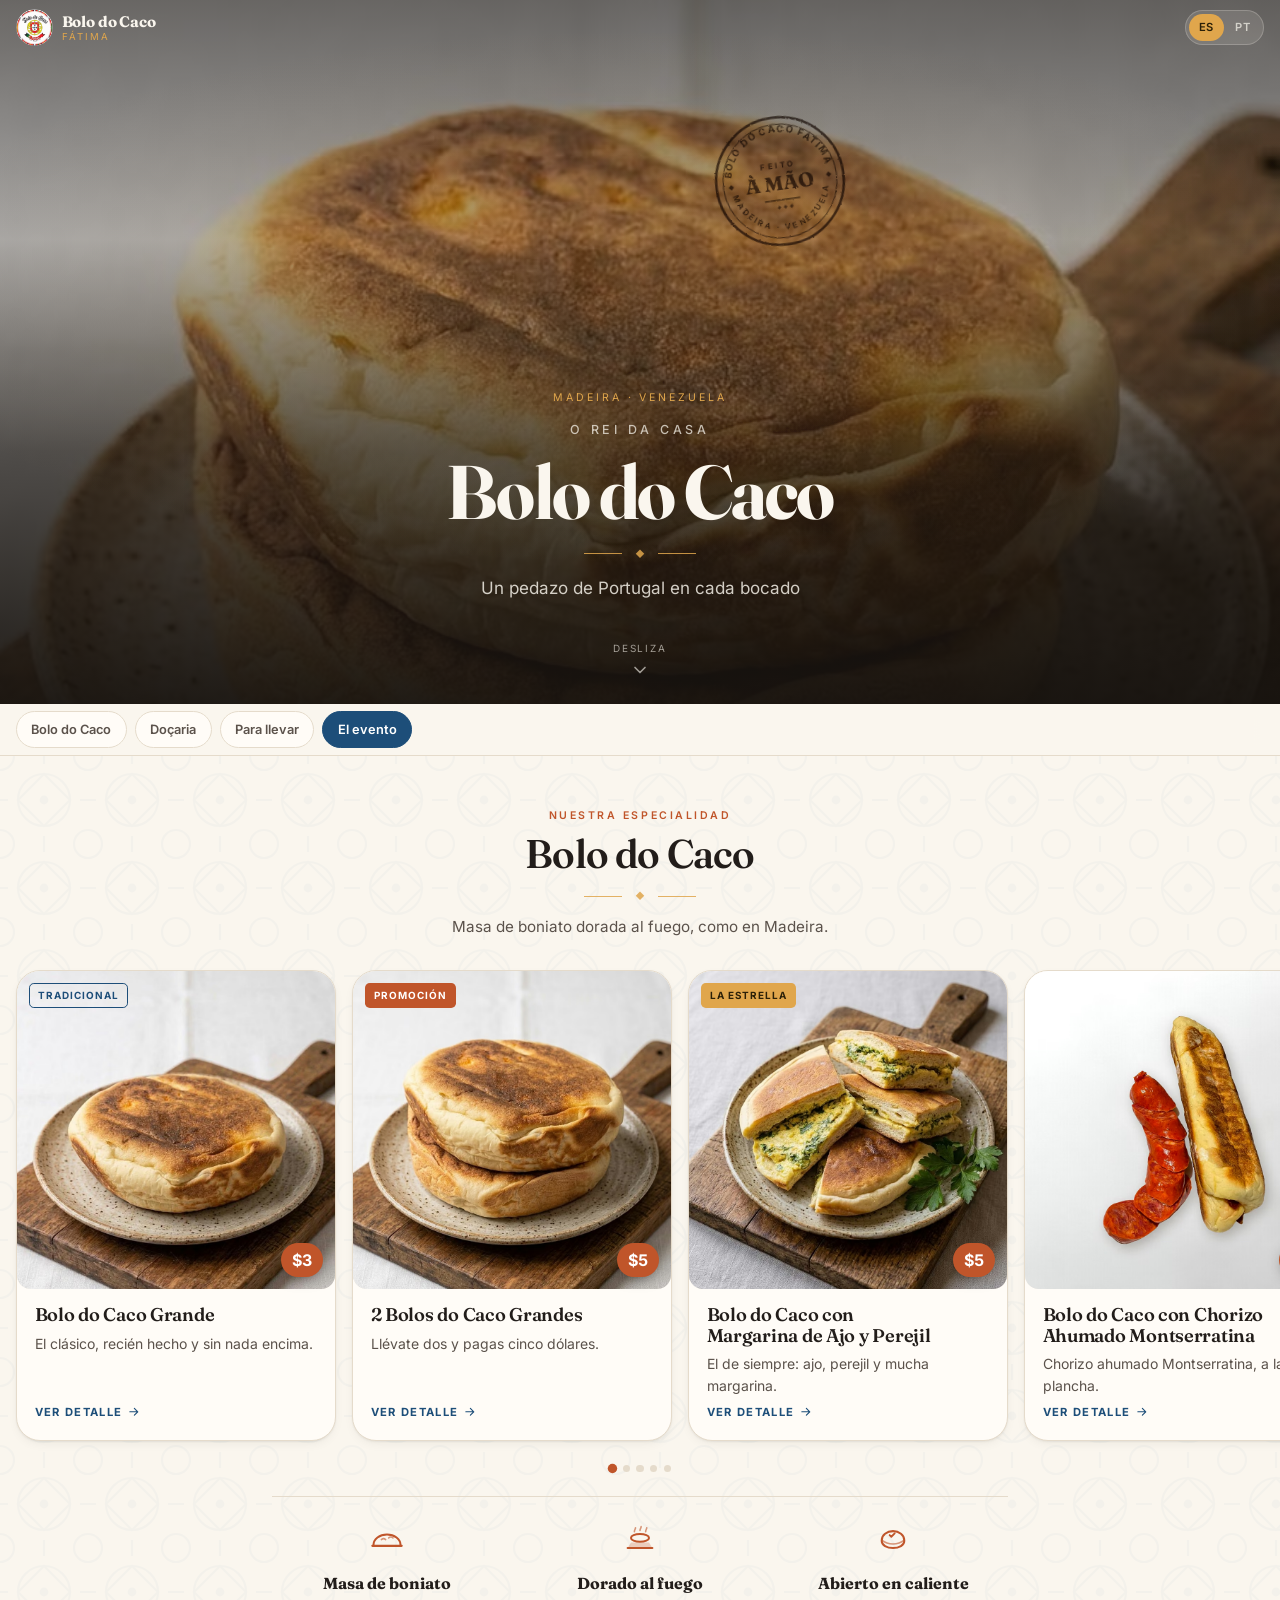
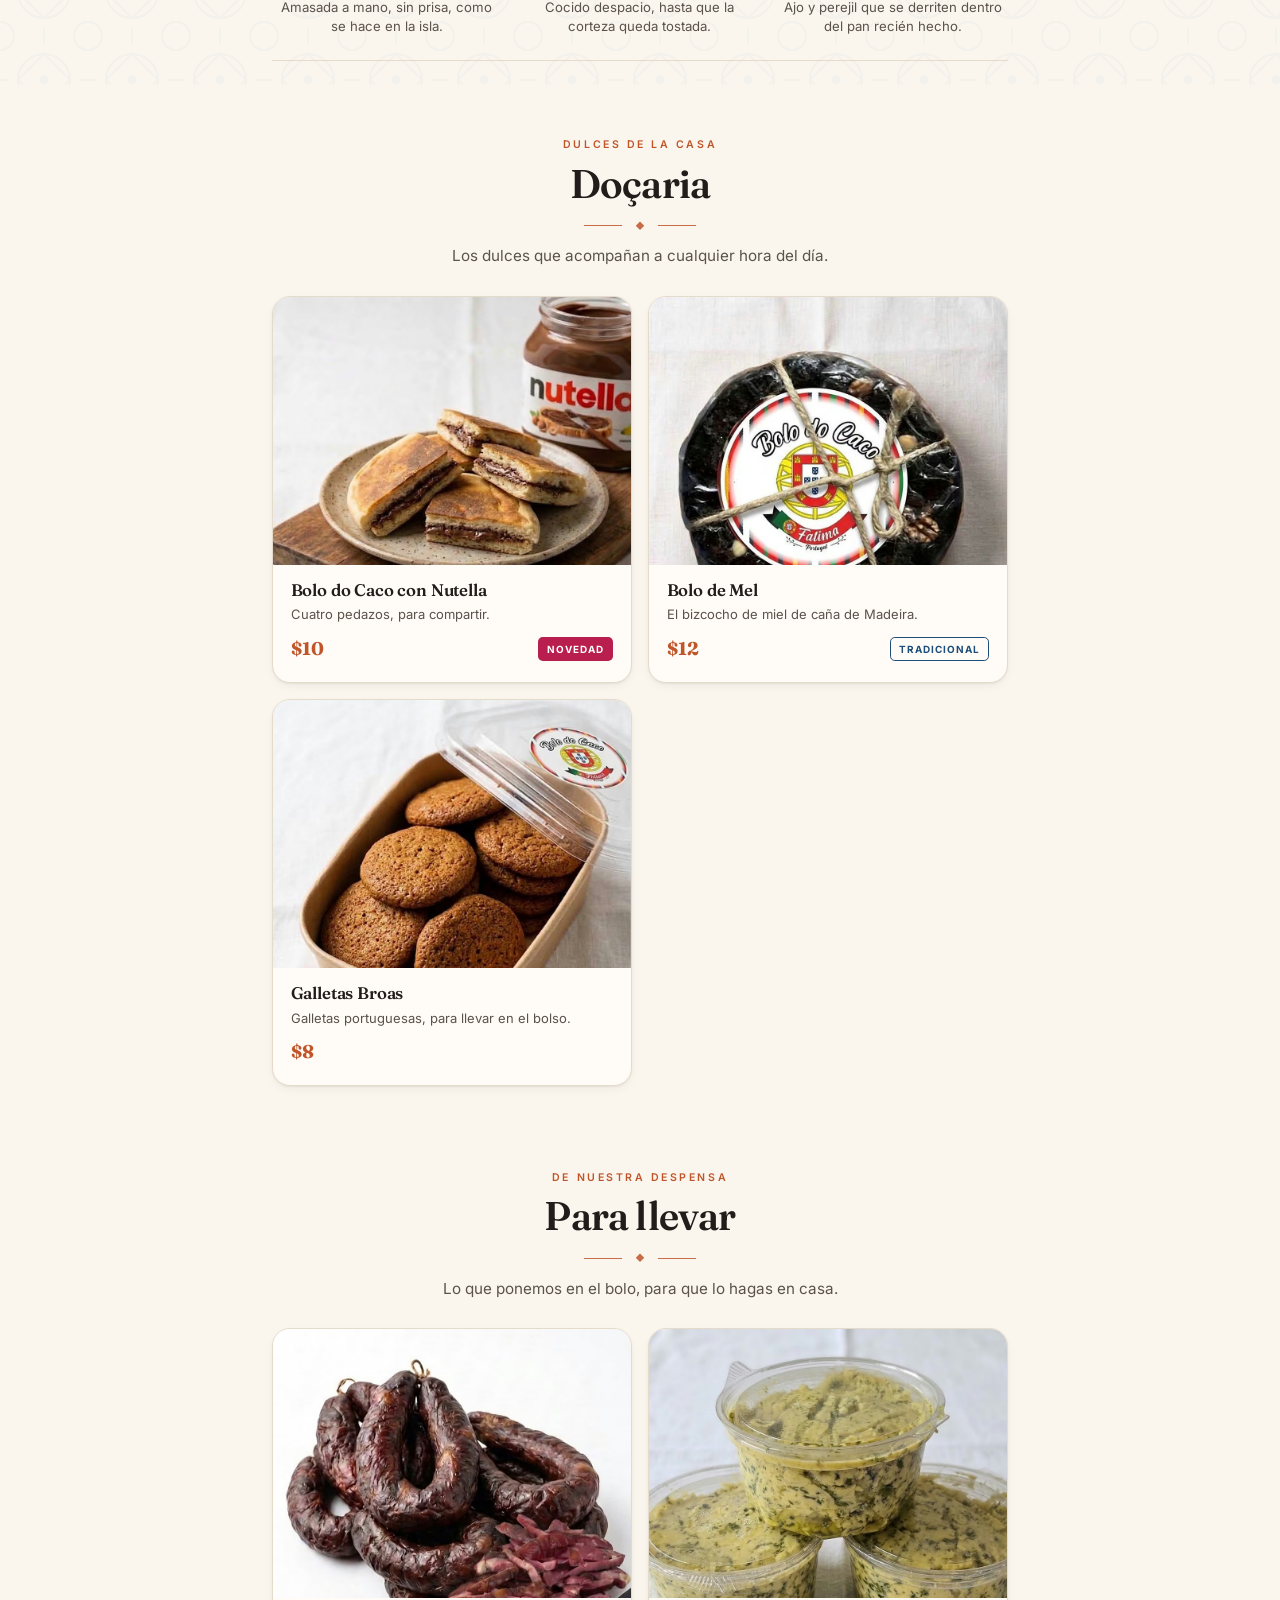
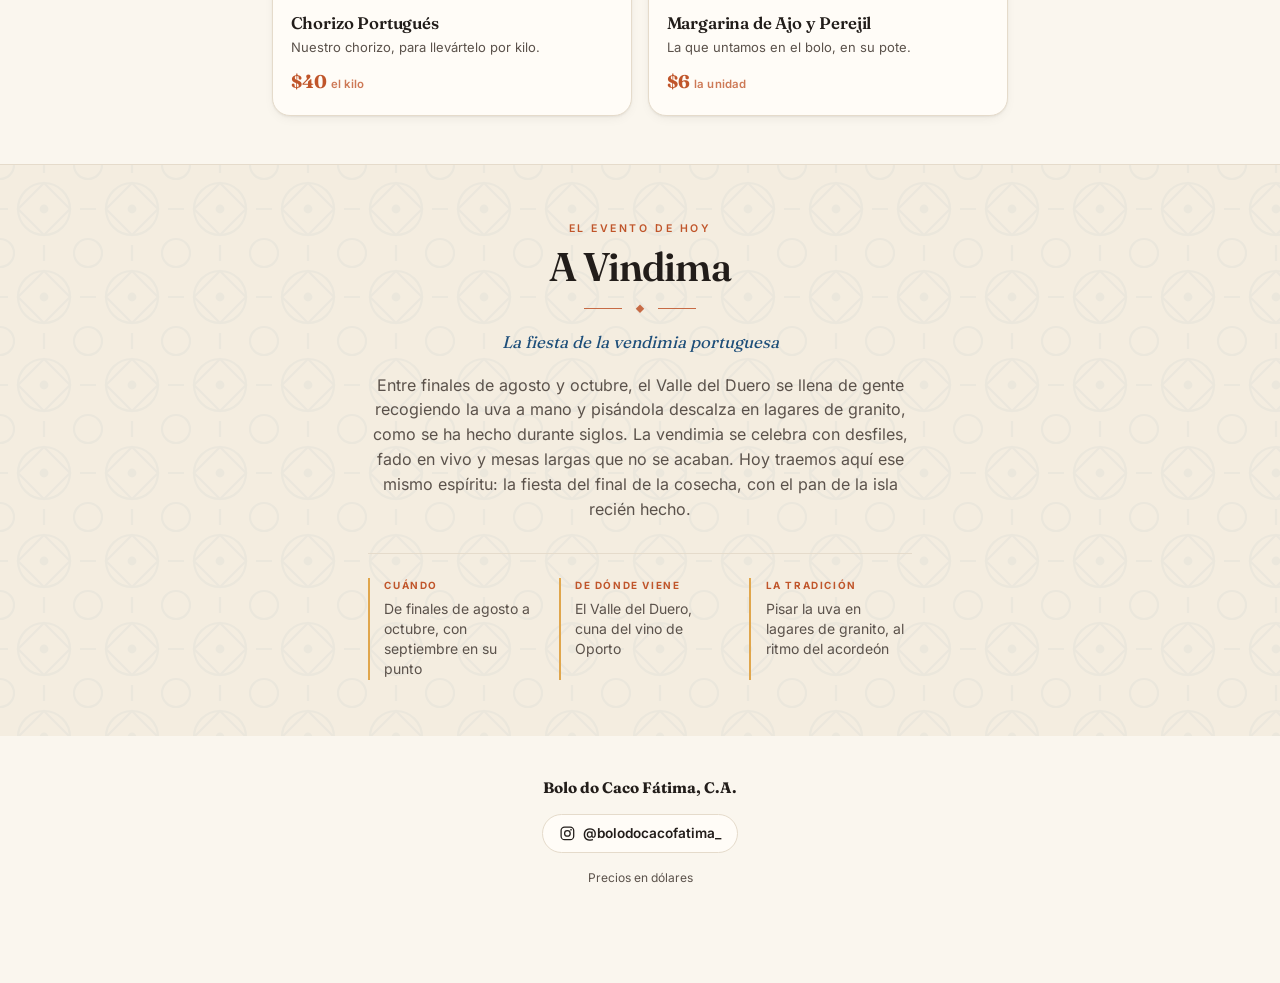
<file: index.html>
<!doctype html>
<html lang="es" data-lang="es">
<head>
<meta charset="utf-8">
<meta name="viewport" content="width=device-width, initial-scale=1, viewport-fit=cover">
<title>Bolo do Caco Fátima — Menú</title>
<meta name="description" content="Bolo do Caco Fátima, C.A. — Bolo do caco, chorizo portugués y doçaria de Madeira. Menú de la panadería.">
<meta name="theme-color" content="#221D1A">

<meta property="og:type" content="website">
<meta property="og:url" content="https://bolodocacofatima.github.io/">
<meta property="og:title" content="Bolo do Caco Fátima — Menú">
<meta property="og:description" content="Un pedazo de Portugal en cada bocado.">
<meta property="og:image" content="https://bolodocacofatima.github.io/assets/img/og-cover.jpg">
<meta name="twitter:card" content="summary_large_image">

<link rel="icon" href="favicon.svg" type="image/svg+xml">
<link rel="apple-touch-icon" href="assets/img/logo-256.png">
<link rel="manifest" href="site.webmanifest">

<link rel="preload" href="assets/fonts/fraunces-latin.woff2" as="font" type="font/woff2" crossorigin>
<link rel="preload" href="assets/fonts/inter-latin.woff2" as="font" type="font/woff2" crossorigin>
<link rel="stylesheet" href="assets/css/styles.css">
</head>
<body>

<a class="skip-link" href="#menu">Ir al menú</a>

<!-- ============ CABECERA ============ -->
<header class="topbar" id="topbar">
  <a class="brand" href="#top" aria-label="Bolo do Caco Fátima — inicio">
    <img class="brand__mark" src="assets/img/logo-256.png" alt="" width="256" height="256" decoding="async">
    <span class="brand__text">
      <strong>Bolo do Caco</strong>
      <em>Fátima</em>
    </span>
  </a>

  <div class="langswitch" role="group" aria-label="Idioma / Idioma">
    <button type="button" class="langswitch__btn is-active" data-lang-btn="es" aria-pressed="true">ES</button>
    <button type="button" class="langswitch__btn" data-lang-btn="pt" aria-pressed="false">PT</button>
  </div>
</header>

<main id="top">

  <!-- ============ HERO ============ -->
  <section class="hero" id="hero">
    <div class="hero__media" id="heroMedia" aria-hidden="true"></div>
    <div class="hero__veil" aria-hidden="true"></div>

    <!-- Sello de la casa: marcado sobre la corteza. Decorativo, no se anuncia
         a los lectores de pantalla porque no aporta nada que no diga ya el hero. -->
    <svg class="sello" viewBox="0 0 130 130" fill="none" aria-hidden="true" focusable="false">
      <defs>
        <!-- irregularidad del borde: evita el aspecto de vector perfecto -->
        <filter id="selloRough">
          <feTurbulence type="fractalNoise" baseFrequency="0.85" numOctaves="3" seed="11" result="n"/>
          <feDisplacementMap in="SourceGraphic" in2="n" scale="1.7" xChannelSelector="R" yChannelSelector="G"/>
        </filter>
        <path id="selloArcoTop" d="M 65,65 m -47,0 a 47,47 0 0 1 94,0"/>
        <path id="selloArcoBot" d="M 65,65 m -47,0 a 47,47 0 0 0 94,0"/>
      </defs>
      <g filter="url(#selloRough)">
        <circle cx="65" cy="65" r="61" stroke="currentColor" stroke-width="2.4"/>
        <circle cx="65" cy="65" r="54.5" stroke="currentColor" stroke-width=".9"/>
        <text fill="currentColor" font-size="9" font-weight="700" letter-spacing="1.35">
          <textPath href="#selloArcoTop" startOffset="50%" text-anchor="middle">BOLO DO CACO FÁTIMA</textPath>
        </text>
        <text fill="currentColor" font-size="7.6" font-weight="600" letter-spacing="2.2">
          <textPath href="#selloArcoBot" startOffset="50%" text-anchor="middle">MADEIRA · VENEZUELA</textPath>
        </text>
        <path d="M15.5 65l2.6-2.6 2.6 2.6-2.6 2.6zM109.3 65l2.6-2.6 2.6 2.6-2.6 2.6z" fill="currentColor"/>
        <text x="65" y="53" fill="currentColor" font-size="7.4" font-weight="700"
              letter-spacing="2.4" text-anchor="middle">FEITO</text>
        <text x="65" y="74" fill="currentColor" font-size="19" font-weight="700"
              text-anchor="middle" class="sello__display">À MÃO</text>
        <path d="M48 83h34" stroke="currentColor" stroke-width="1.1"/>
        <path d="M59 90l1.9-1.9 1.9 1.9-1.9 1.9zM65 90l1.9-1.9 1.9 1.9-1.9 1.9zM71 90l1.9-1.9 1.9 1.9-1.9 1.9z"
              fill="currentColor" opacity=".85"/>
      </g>
    </svg>
    <div class="hero__inner">
      <p class="hero__kicker" data-i18n="site.kicker">Madeira · Venezuela</p>
      <h1 class="hero__title">
        <span class="hero__title-small">O rei da casa</span>
        Bolo do Caco
      </h1>
      <span class="flourish" aria-hidden="true"></span>
      <p class="hero__tagline" data-i18n="site.tagline">Un pedazo de Portugal en cada bocado</p>
    </div>
    <a class="hero__cue" href="#menu" aria-label="Bajar al menú">
      <span data-i18n="ui.scroll">Desliza</span>
      <svg viewBox="0 0 24 24" aria-hidden="true" focusable="false"><path d="M6 9l6 6 6-6" fill="none" stroke="currentColor" stroke-width="2" stroke-linecap="round" stroke-linejoin="round"/></svg>
    </a>
  </section>

  <!-- ============ NAV DE CATEGORÍAS (sticky) ============ -->
  <nav class="catnav" id="catnav" aria-label="Categorías del menú">
    <ul class="catnav__list" id="catnavList"></ul>
  </nav>

  <div id="menu">
    <!-- Las secciones del menú se generan aquí desde data/menu.js -->
  </div>

  <!-- ============ EL EVENTO DEL DÍA ============ -->
  <section class="evento" id="evento" aria-labelledby="evento-title" hidden>
    <div class="wrap">
      <p class="kicker" id="eventoKicker"></p>
      <h2 class="section__title" id="evento-title"></h2>
      <span class="flourish flourish--dark" aria-hidden="true"></span>
      <p class="evento__subtitle" id="eventoSubtitle"></p>
      <p class="evento__text" id="eventoText"></p>
      <dl class="facts" id="eventoFacts"></dl>
    </div>
  </section>

</main>

<!-- ============ PIE ============ -->
<footer class="footer">
  <div class="wrap">
    <p class="footer__brand">Bolo do Caco Fátima, C.A.</p>
    <a class="footer__ig" id="footerIg" href="#" target="_blank" rel="noopener"></a>
    <p class="footer__note" data-i18n="ui.priceNote">Precios en dólares</p>
  </div>
</footer>

<!-- ============ BOTÓN FLOTANTE ============ -->
<a class="fab" id="fab" href="#" target="_blank" rel="noopener">
  <span class="fab__icon" id="fabIcon" aria-hidden="true"></span>
  <span class="fab__label" id="fabLabel">Encargar</span>
</a>

<!-- ============ BOTTOM SHEET (detalle de producto) ============ -->
<div class="sheet" id="sheet" hidden>
  <div class="sheet__backdrop" data-sheet-close></div>
  <div class="sheet__panel" role="dialog" aria-modal="true" aria-labelledby="sheetTitle">
    <button class="sheet__close" type="button" data-sheet-close aria-label="Cerrar">
      <svg viewBox="0 0 24 24" aria-hidden="true" focusable="false"><path d="M6 6l12 12M18 6L6 18" fill="none" stroke="currentColor" stroke-width="2" stroke-linecap="round"/></svg>
    </button>
    <span class="sheet__grip" aria-hidden="true"></span>
    <div class="sheet__media" id="sheetMedia"></div>
    <div class="sheet__body">
      <div class="sheet__badges" id="sheetBadges"></div>
      <h2 class="sheet__title" id="sheetTitle"></h2>
      <p class="sheet__price" id="sheetPrice"></p>
      <p class="sheet__desc" id="sheetDesc"></p>
      <div class="sheet__actions" id="sheetActions"></div>
    </div>
  </div>
</div>

<script src="data/menu.js"></script>
<script src="assets/js/app.js"></script>
</body>
</html>
</file>
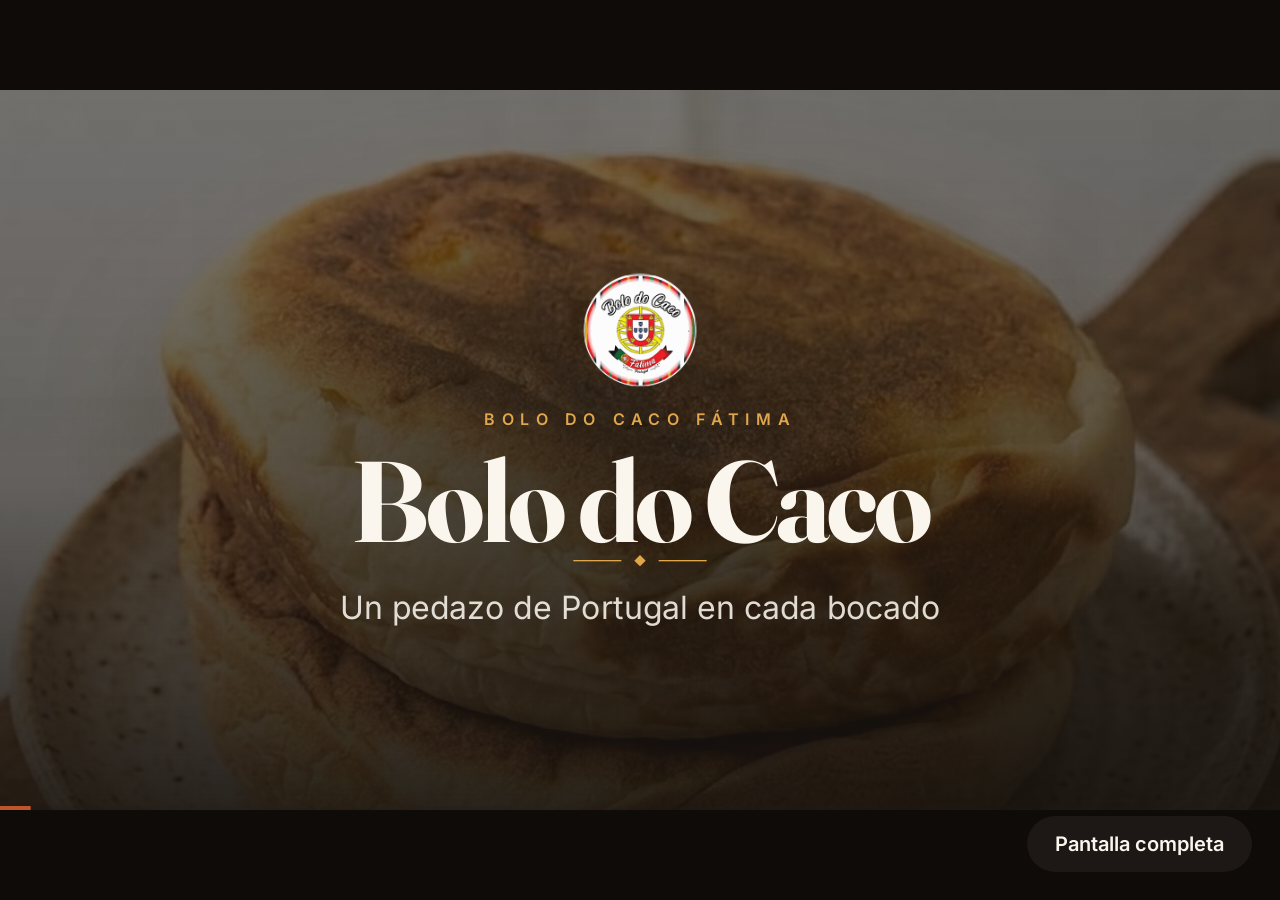
<file: pantalla/index.html>
<!doctype html>
<html lang="es">
<head>
<meta charset="utf-8">
<meta name="viewport" content="width=device-width, initial-scale=1">
<title>Bolo do Caco Fátima — Pantalla</title>
<meta name="robots" content="noindex">
<link rel="icon" href="../favicon.svg" type="image/svg+xml">
<link rel="stylesheet" href="pantalla.css">
</head>
<body>

<!-- El escenario mide siempre 1920x1080 y se escala para llenar la pantalla,
     así se ve igual en un televisor, en una laptop o en la grabación. -->
<div class="escenario" id="escenario">
  <div class="diapositivas" id="diapositivas"></div>

  <!-- firma fija, sobre todas las diapositivas -->
  <div class="firma" id="firma">
    <img class="firma__logo" src="../assets/img/logo-256.png" alt="">
    <span class="firma__texto">
      <strong>Bolo do Caco</strong>
      <em>Fátima</em>
    </span>
  </div>

  <div class="progreso"><span class="progreso__barra" id="progresoBarra"></span></div>
</div>

<script src="../data/menu.js"></script>
<script src="pantalla.js"></script>
</body>
</html>
</file>
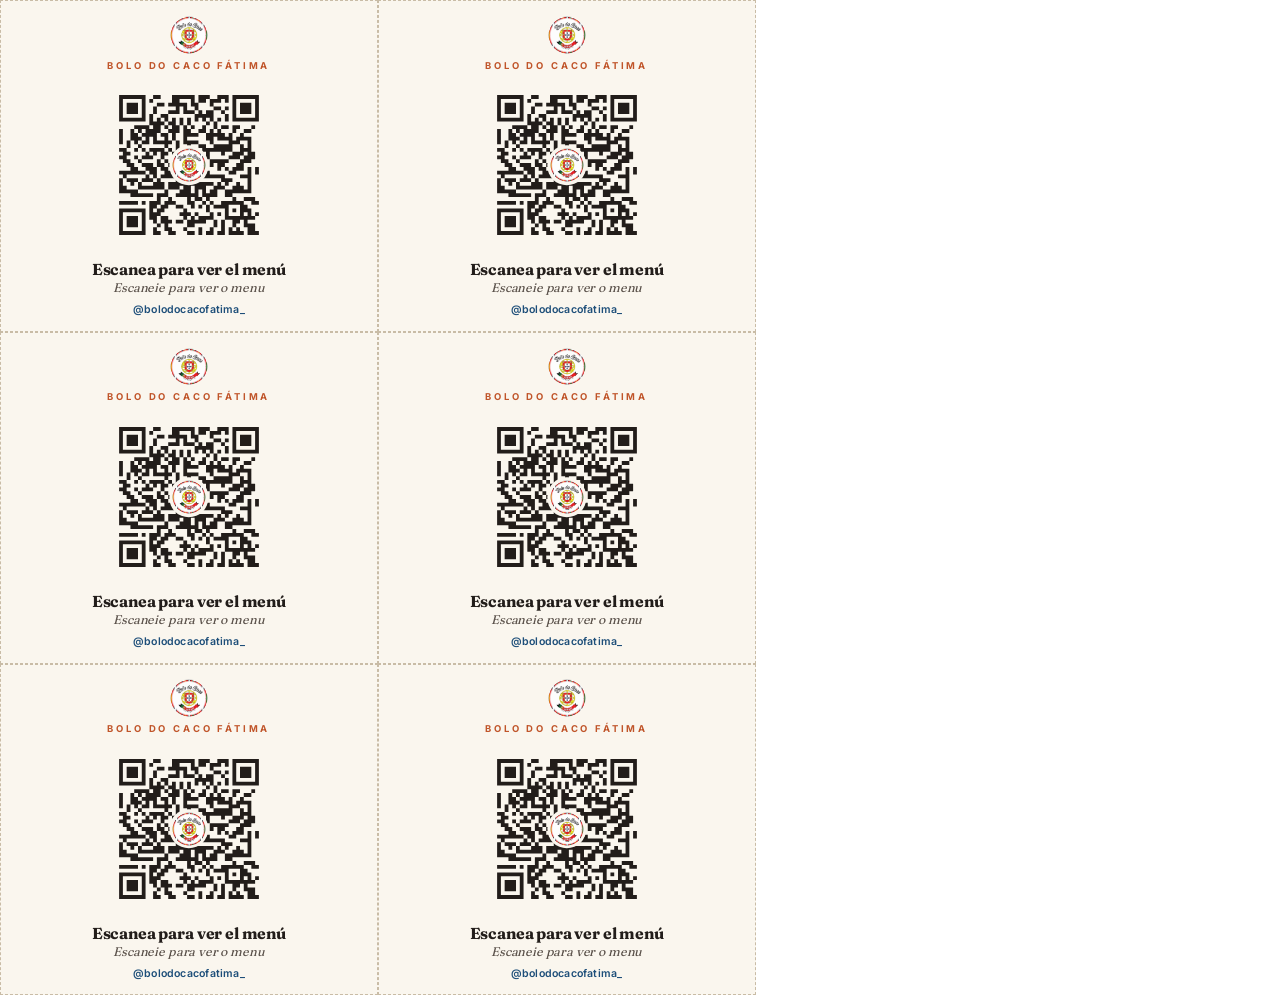
<file: qr/hoja-carta.html>
<!doctype html>
<html lang="es">
<head>
<meta charset="utf-8">
<title>Tarjetas QR — Bolo do Caco Fátima</title>
<style>
/* =========================================================
   Hoja tamaño carta con 6 tarjetas para recortar.
   Las medidas van en milímetros para que al imprimir salgan
   del tamaño exacto, sin depender de la pantalla.
   Añade ?blanco a la dirección para la versión que ahorra tinta.
   ========================================================= */

@font-face{font-family:'Fraunces';src:url('../assets/fonts/fraunces-latin.woff2') format('woff2');
  font-weight:400 900;font-display:block}
@font-face{font-family:'Inter';src:url('../assets/fonts/inter-latin.woff2') format('woff2');
  font-weight:400 700;font-display:block}

@page{ size:letter; margin:8mm; }

*{box-sizing:border-box;margin:0}
html,body{width:199.9mm}
body{font-family:'Inter',sans-serif;color:#221D1A;-webkit-print-color-adjust:exact;print-color-adjust:exact}

.hoja{display:grid;grid-template-columns:repeat(2,99.95mm);grid-template-rows:repeat(3,87.8mm)}

.tarjeta{
  position:relative;
  display:flex;flex-direction:column;align-items:center;justify-content:center;
  padding:3.5mm 6mm;
  background:#FAF6EE;
  border:0.25mm dashed #C9BCA6;      /* guía de corte */
  text-align:center;
}
body.blanco .tarjeta{background:#FFFFFF}

/* ---- cabecera de la tarjeta ---- */
.logo{width:10mm;height:10mm;border-radius:50%}
.marca{margin-top:1.6mm;font-size:2.5mm;font-weight:700;letter-spacing:.3em;
  text-transform:uppercase;color:#C0552A}

/* ---- el código ---- */
.codigo{position:relative;flex:0 0 auto;width:45mm;height:45mm;margin-top:2.6mm}
.codigo__qr{position:absolute;inset:0;
  background:url('qr-menu-marca.svg') center/contain no-repeat}
body.blanco .codigo__qr{background-image:url('qr-menu-negro.svg')}
.codigo__disco{position:absolute;left:50%;top:50%;width:10.4mm;height:10.4mm;
  transform:translate(-50%,-50%);border-radius:50%;background:#FAF6EE}
body.blanco .codigo__disco{background:#FFFFFF}
.codigo__logo{position:absolute;left:50%;top:50%;width:9mm;height:9mm;
  transform:translate(-50%,-50%);border-radius:50%}

/* ---- pie de la tarjeta ---- */
.llamada{margin-top:2.6mm;font-family:'Fraunces',serif;font-size:4.2mm;font-weight:700;
  line-height:1.15;letter-spacing:-.01em}
.llamada em{display:block;font-style:italic;font-weight:400;font-size:3.3mm;
  color:#5B524B;margin-top:.7mm}
.ig{margin-top:2mm;font-size:2.8mm;font-weight:600;color:#1D4E79;letter-spacing:.02em}
</style>
</head>
<body>
  <div class="hoja" id="hoja"></div>

<script>
  if (location.search.indexOf('blanco') > -1) document.body.classList.add('blanco');

  var tarjeta =
    '<div class="tarjeta">' +
      '<img class="logo" src="../assets/img/logo-256.png" alt="">' +
      '<p class="marca">Bolo do Caco Fátima</p>' +
      '<div class="codigo">' +
        '<div class="codigo__qr"></div>' +
        '<div class="codigo__disco"></div>' +
        '<img class="codigo__logo" src="../assets/img/logo-256.png" alt="">' +
      '</div>' +
      '<p class="llamada">Escanea para ver el menú' +
        '<em>Escaneie para ver o menu</em></p>' +
      '<p class="ig">@bolodocacofatima_</p>' +
    '</div>';

  document.getElementById('hoja').innerHTML = new Array(6).fill(tarjeta).join('');
</script>
</body>
</html>
</file>
<file: assets/css/styles.css>
/* =============================================================
   BOLO DO CACO FÁTIMA — Hoja de estilo
   Paleta "Madeira / Azulejo" · mobile-first · modo oscuro auto
   ============================================================= */

/* ---------- 1. Fuentes auto-alojadas ---------- */
@font-face{
  font-family:'Fraunces';font-style:normal;font-weight:400 900;font-display:swap;
  src:url('../fonts/fraunces-latin.woff2') format('woff2');
  unicode-range:U+0000-00FF,U+0131,U+0152-0153,U+02BB-02BC,U+02C6,U+02DA,U+02DC,U+0304,U+0308,U+0329,U+2000-206F,U+20AC,U+2122,U+2191,U+2193,U+2212,U+2215,U+FEFF,U+FFFD;
}
@font-face{
  font-family:'Fraunces';font-style:normal;font-weight:400 900;font-display:swap;
  src:url('../fonts/fraunces-latin-ext.woff2') format('woff2');
  unicode-range:U+0100-02BA,U+02BD-02C5,U+02C7-02CC,U+02CE-02D7,U+02DD-02FF,U+0304,U+0308,U+0329,U+1D00-1DBF,U+1E00-1E9F,U+1EF2-1EFF,U+2020,U+20A0-20AB,U+20AD-20C0,U+2113,U+2C60-2C7F,U+A720-A7FF;
}
@font-face{
  font-family:'Inter';font-style:normal;font-weight:400 700;font-display:swap;
  src:url('../fonts/inter-latin.woff2') format('woff2');
  unicode-range:U+0000-00FF,U+0131,U+0152-0153,U+02BB-02BC,U+02C6,U+02DA,U+02DC,U+0304,U+0308,U+0329,U+2000-206F,U+20AC,U+2122,U+2191,U+2193,U+2212,U+2215,U+FEFF,U+FFFD;
}
@font-face{
  font-family:'Inter';font-style:normal;font-weight:400 700;font-display:swap;
  src:url('../fonts/inter-latin-ext.woff2') format('woff2');
  unicode-range:U+0100-02BA,U+02BD-02C5,U+02C7-02CC,U+02CE-02D7,U+02DD-02FF,U+0304,U+0308,U+0329,U+1D00-1DBF,U+1E00-1E9F,U+1EF2-1EFF,U+2020,U+20A0-20AB,U+20AD-20C0,U+2113,U+2C60-2C7F,U+A720-A7FF;
}

/* ---------- 2. Tokens ---------- */
:root{
  /* color */
  --c-base:#FAF6EE;         /* Cal / Massa */
  --c-surface:#FFFCF7;      /* Farinha */
  --c-surface-2:#F4EDE0;
  --c-ink:#221D1A;          /* Basalto */
  --c-ink-soft:#5B524B;
  --c-line:#E5DBCB;         /* Junta */
  --c-azulejo:#1D4E79;
  --c-azulejo-deep:#143A5C;
  --c-terracota:#C0552A;
  --c-codea:#E0A64C;        /* Corteza */
  --c-louro:#3E5641;
  --c-buganvilia:#B81E4E;
  --c-on-dark:#FAF6EE;

  /* tipografía */
  --f-display:'Fraunces',Georgia,'Times New Roman',serif;
  --f-text:'Inter',system-ui,-apple-system,'Segoe UI',Roboto,sans-serif;

  /* medidas */
  --wrap:min(100% - 2rem, 46rem);
  --r-sm:.5rem; --r-md:.875rem; --r-lg:1.125rem; --r-xl:1.5rem;
  --sh-1:0 1px 2px rgb(34 29 26 / .06), 0 4px 14px -6px rgb(34 29 26 / .12);
  --sh-2:0 2px 6px rgb(34 29 26 / .08), 0 18px 40px -16px rgb(34 29 26 / .26);
  --ease:cubic-bezier(.22,.61,.36,1);
  --topbar-h:3.5rem;
  --catnav-h:3.25rem;
}

@media (prefers-color-scheme:dark){
  :root:not([data-theme="light"]){
    --c-base:#1A1614;
    --c-surface:#241F1C;
    --c-surface-2:#2E2823;
    --c-ink:#F6F0E6;
    --c-ink-soft:#B9AEA2;
    --c-line:#3A322C;
    --c-azulejo:#7FB2DC;
    --c-azulejo-deep:#A8CDEB;
    --c-terracota:#E5814F;
    --c-codea:#E9B65F;
    --c-louro:#8CA98E;
    --c-buganvilia:#E86088;
    --sh-1:0 1px 2px rgb(0 0 0 / .4), 0 4px 14px -6px rgb(0 0 0 / .5);
    --sh-2:0 2px 6px rgb(0 0 0 / .45), 0 18px 40px -16px rgb(0 0 0 / .7);
  }
}
:root[data-theme="dark"]{
  --c-base:#1A1614; --c-surface:#241F1C; --c-surface-2:#2E2823;
  --c-ink:#F6F0E6; --c-ink-soft:#B9AEA2; --c-line:#3A322C;
  --c-azulejo:#7FB2DC; --c-azulejo-deep:#A8CDEB; --c-terracota:#E5814F;
  --c-codea:#E9B65F; --c-louro:#8CA98E; --c-buganvilia:#E86088;
}

/* ---------- 3. Base ---------- */
*,*::before,*::after{box-sizing:border-box}
html{-webkit-text-size-adjust:100%;scroll-behavior:smooth;
  scroll-padding-top:calc(var(--topbar-h) + var(--catnav-h) + .5rem)}
@media (prefers-reduced-motion:reduce){html{scroll-behavior:auto}}

body{
  margin:0;
  background:var(--c-base);
  color:var(--c-ink);
  font-family:var(--f-text);
  font-size:1rem;
  line-height:1.55;
  -webkit-font-smoothing:antialiased;
  overflow-x:hidden;
}
body.is-locked{overflow:hidden}

h1,h2,h3{font-family:var(--f-display);font-weight:600;line-height:1.1;
  font-variation-settings:"SOFT" 40,"WONK" 1;margin:0}
p{margin:0}
img,svg{display:block;max-width:100%}
button{font:inherit;color:inherit}
a{color:var(--c-azulejo)}

.wrap{width:var(--wrap);margin-inline:auto}

.skip-link{position:absolute;left:-999px;top:0;z-index:100;
  background:var(--c-ink);color:var(--c-on-dark);padding:.6rem 1rem;border-radius:0 0 var(--r-sm) 0}
.skip-link:focus{left:0}

:where(a,button,[tabindex]):focus-visible{
  outline:2px solid var(--c-terracota);outline-offset:3px;border-radius:var(--r-sm)}

/* Patrón de azulejo reutilizable */
.azulejo{
  background-image:url('../img/azulejo.svg');
  background-size:88px 88px;
  background-repeat:repeat;
}

/* Filete inspirado en la calçada portuguesa */
.flourish{
  position:relative;display:block;
  width:7rem;height:.5rem;margin:1rem auto 0;
  color:var(--c-codea);
  background:
    linear-gradient(currentColor,currentColor) left center/2.4rem 1px no-repeat,
    linear-gradient(currentColor,currentColor) right center/2.4rem 1px no-repeat;
  opacity:.85;
}
.flourish::after{
  content:"";position:absolute;left:50%;top:50%;
  width:.4rem;height:.4rem;transform:translate(-50%,-50%) rotate(45deg);
  background:currentColor;
}
.flourish--dark{color:var(--c-terracota)}

/* ---------- 4. Cabecera ---------- */
.topbar{
  position:sticky;top:0;z-index:40;
  height:var(--topbar-h);
  display:flex;align-items:center;justify-content:space-between;gap:1rem;
  padding-inline:1rem;
  background:transparent;
  border-bottom:1px solid transparent;
  color:var(--c-on-dark);
  transition:border-color .3s var(--ease),background .3s var(--ease),color .3s var(--ease);
}
.topbar.is-stuck{
  background:color-mix(in srgb, var(--c-base) 85%, transparent);
  backdrop-filter:saturate(1.4) blur(12px);
  -webkit-backdrop-filter:saturate(1.4) blur(12px);
  border-bottom-color:var(--c-line);
  color:var(--c-ink);
}
/* Sobre el hero oscuro la píldora de idioma se aclara */
.topbar:not(.is-stuck) .brand__text em{color:var(--c-codea)}
.topbar:not(.is-stuck) .langswitch{
  background:rgb(250 246 238 / .12);border-color:rgb(250 246 238 / .22)}
.topbar:not(.is-stuck) .langswitch__btn{color:rgb(250 246 238 / .7)}
.topbar:not(.is-stuck) .langswitch__btn.is-active{background:var(--c-codea);color:#2B2008}

.brand{display:flex;align-items:center;gap:.55rem;text-decoration:none;color:inherit;min-width:0}
.brand__mark{width:2.3rem;height:2.3rem;flex:0 0 auto;border-radius:50%;object-fit:contain}
.brand__text{display:flex;flex-direction:column;line-height:1;min-width:0}
.brand__text strong{font-family:var(--f-display);font-size:.95rem;font-weight:700;letter-spacing:-.01em}
.brand__text em{font-style:normal;font-size:.6rem;text-transform:uppercase;
  letter-spacing:.22em;color:var(--c-terracota);margin-top:.18rem}

.langswitch{display:flex;gap:.125rem;padding:.175rem;border-radius:999px;
  background:var(--c-surface-2);border:1px solid var(--c-line)}
.langswitch__btn{
  border:0;background:none;cursor:pointer;
  padding:.3rem .6rem;border-radius:999px;
  font-size:.7rem;font-weight:600;letter-spacing:.06em;
  color:var(--c-ink-soft);transition:background .2s var(--ease),color .2s var(--ease);
}
.langswitch__btn.is-active{background:var(--c-azulejo);color:#FFF}
:root[data-theme="dark"] .langswitch__btn.is-active{color:#10202E}

/* ---------- 5. Hero ---------- */
.hero{
  position:relative;isolation:isolate;
  min-height:clamp(30rem,82svh,44rem);
  display:grid;grid-template-rows:1fr auto;
  align-items:end;
  padding:4rem 0 0;
  background:
    radial-gradient(120% 80% at 50% 0%, #3A302A 0%, transparent 60%),
    linear-gradient(175deg,#2B2420 0%,#221D1A 55%,#17130F 100%);
  color:var(--c-on-dark);
  overflow:hidden;
  margin-top:calc(var(--topbar-h) * -1);
  padding-top:var(--topbar-h);
}
.hero__media{
  position:absolute;inset:0;z-index:-2;
  background-size:cover;background-position:center 30%;
}
.hero__media.azulejo{opacity:.06;background-size:88px 88px}
.hero__media.has-photo{opacity:1}
.hero__veil{
  position:absolute;inset:0;z-index:-1;
  background:
    radial-gradient(90% 55% at 50% 42%, rgb(224 166 76 / .12) 0%, transparent 70%),
    linear-gradient(to top,rgb(23 19 15 / .96) 0%,rgb(23 19 15 / .74) 36%,rgb(23 19 15 / .34) 66%,rgb(23 19 15 / .62) 100%);
}
.hero__inner{grid-row:1;align-self:end;text-align:center;padding:0 1.25rem 2.5rem}
.hero__kicker{
  font-size:.66rem;text-transform:uppercase;letter-spacing:.28em;
  color:var(--c-codea);margin-bottom:1rem;
}
.hero__title{
  font-size:clamp(2.6rem,15vw,4.75rem);
  font-variation-settings:"SOFT" 60,"WONK" 1,"opsz" 120;
  font-weight:700;letter-spacing:-.025em;
  text-wrap:balance;
}
.hero__title-small{
  display:block;
  font-family:var(--f-text);font-size:.78rem;font-weight:500;
  text-transform:uppercase;letter-spacing:.3em;
  color:rgb(250 246 238 / .72);
  margin-bottom:.85rem;
}
.hero__tagline{
  margin-top:1.1rem;font-size:1.0625rem;
  color:rgb(250 246 238 / .82);text-wrap:balance;
  max-width:22rem;margin-inline:auto;
}
.hero__cue{
  grid-row:2;justify-self:center;
  display:flex;flex-direction:column;align-items:center;gap:.2rem;
  padding:0 0 1.5rem;text-decoration:none;
  font-size:.62rem;text-transform:uppercase;letter-spacing:.2em;
  color:rgb(250 246 238 / .6);
}
.hero__cue svg{width:1.25rem;height:1.25rem;animation:bob 2.2s var(--ease) infinite}
@keyframes bob{0%,100%{transform:translateY(0);opacity:.6}50%{transform:translateY(4px);opacity:1}}
@media (prefers-reduced-motion:reduce){.hero__cue svg{animation:none}}

/* Sello de la casa, marcado sobre la corteza del pan */
.sello{
  position:absolute;z-index:1;pointer-events:none;
  width:clamp(6.25rem,29vw,8.5rem);height:auto;aspect-ratio:1;
  top:16%;right:max(1.25rem, calc(50% - 13rem));
  transform:rotate(-8deg);
  color:#2A1708;opacity:.72;
  mix-blend-mode:multiply;
  filter:url(#selloRough) blur(.2px);
  font-family:var(--f-text);
}
.sello__display{font-family:var(--f-display);font-variation-settings:"SOFT" 40,"WONK" 1}
/* sin foto de portada el sello no tendría sobre qué marcarse */
.hero__media.azulejo ~ .sello{display:none}

/* ---------- 6. Nav de categorías ---------- */
.catnav{
  position:sticky;top:var(--topbar-h);z-index:35;
  height:var(--catnav-h);
  display:flex;align-items:center;
  background:color-mix(in srgb, var(--c-base) 88%, transparent);
  backdrop-filter:blur(12px);-webkit-backdrop-filter:blur(12px);
  border-bottom:1px solid var(--c-line);
}
.catnav__list{
  display:flex;gap:.5rem;margin:0;padding:0 1rem;list-style:none;
  overflow-x:auto;scrollbar-width:none;-webkit-overflow-scrolling:touch;
  width:100%;
}
.catnav__list::-webkit-scrollbar{display:none}
.chip{
  display:inline-block;white-space:nowrap;text-decoration:none;
  padding:.45rem .9rem;border-radius:999px;
  border:1px solid var(--c-line);background:var(--c-surface);
  color:var(--c-ink-soft);
  font-size:.8rem;font-weight:600;
  transition:background .22s var(--ease),color .22s var(--ease),border-color .22s var(--ease);
}
.chip.is-active{background:var(--c-azulejo);border-color:var(--c-azulejo);color:#FFF}
:root[data-theme="dark"] .chip.is-active{color:#10202E}
@media (prefers-color-scheme:dark){
  :root:not([data-theme="light"]) .chip.is-active,
  :root:not([data-theme="light"]) .langswitch__btn.is-active{color:#10202E}
}

/* ---------- 7. Secciones ---------- */
.section{padding:3.25rem 0 1rem;scroll-margin-top:calc(var(--topbar-h) + var(--catnav-h))}
.section--hero{position:relative;padding-bottom:1.5rem}
.section--hero::before{
  content:"";position:absolute;inset:0;z-index:-1;
  background-image:url('../img/azulejo.svg');background-size:88px 88px;
  opacity:.035;pointer-events:none;
}
.section__head{width:var(--wrap);margin:0 auto 1.75rem;text-align:center}
.kicker{
  font-size:.66rem;text-transform:uppercase;letter-spacing:.24em;
  color:var(--c-terracota);font-weight:600;margin-bottom:.5rem;
}
.section__title{font-size:clamp(1.85rem,8vw,2.5rem);letter-spacing:-.02em;
  font-variation-settings:"SOFT" 50,"WONK" 1,"opsz" 60}
.section__tagline{margin-top:.9rem;color:var(--c-ink-soft);font-size:.95rem;
  text-wrap:balance;max-width:26rem;margin-inline:auto}

/* ---------- 8. Media / placeholder ---------- */
.media{
  position:relative;overflow:hidden;background:var(--c-surface-2);
  border-radius:var(--r-md);
}
.media img{width:100%;height:100%;object-fit:cover}
.media--43{aspect-ratio:4/3}
.media--45{aspect-ratio:4/5}
.media--11{aspect-ratio:1/1}
.ph{
  position:absolute;inset:0;overflow:hidden;
  display:grid;place-items:center;
  background-color:var(--c-surface-2);
}
.ph::before{
  content:"";position:absolute;inset:0;
  background-image:url('../img/azulejo.svg');background-size:64px 64px;
  opacity:.14;
}
.ph__letter{
  position:relative;
  font-family:var(--f-display);font-size:2.75rem;font-weight:700;
  color:var(--c-azulejo);opacity:.42;line-height:1;
  font-variation-settings:"SOFT" 60,"WONK" 1;
}
.ph__note{
  position:absolute;bottom:.6rem;left:50%;transform:translateX(-50%);
  padding:.15rem .5rem;border-radius:999px;
  background:color-mix(in srgb, var(--c-surface) 70%, transparent);
  font-size:.55rem;text-transform:uppercase;letter-spacing:.14em;
  color:var(--c-ink-soft);white-space:nowrap;
}
/* en las miniaturas estrechas no cabe el aviso */
.card__media .ph__note{display:none}
.card__media .ph__letter{font-size:1.9rem}

/* ---------- 9. Carrusel monográfico ---------- */
.carousel{position:relative}
.carousel__track{
  display:flex;gap:1rem;
  overflow-x:auto;scroll-snap-type:x mandatory;
  scroll-padding-inline:1rem;
  padding:.25rem 1rem 1.5rem;
  scrollbar-width:none;-webkit-overflow-scrolling:touch;
}
.carousel__track::-webkit-scrollbar{display:none}
.bolo{
  flex:0 0 min(84%,20rem);scroll-snap-align:center;
  background:var(--c-surface);border:1px solid var(--c-line);
  border-radius:var(--r-xl);box-shadow:var(--sh-1);
  overflow:hidden;text-align:left;cursor:pointer;
  padding:0;display:flex;flex-direction:column;
  transition:transform .3s var(--ease),box-shadow .3s var(--ease);
}
.bolo:active{transform:scale(.985)}
@media (hover:hover){.bolo:hover{box-shadow:var(--sh-2);transform:translateY(-2px)}}
.bolo__media{position:relative;border-radius:0}
.precio__unidad{
  font-family:var(--f-text);font-weight:600;
  font-size:.62em;letter-spacing:.02em;opacity:.78;
  white-space:nowrap;
}
.bolo__price{
  position:absolute;right:.75rem;bottom:.75rem;
  background:var(--c-terracota);color:#FFF;
  font-weight:700;font-size:1rem;
  padding:.3rem .7rem;border-radius:999px;
  box-shadow:0 4px 14px -4px rgb(34 29 26 / .5);
  font-variant-numeric:tabular-nums;
}
.bolo__body{padding:1rem 1.1rem 1.2rem;display:flex;flex-direction:column;gap:.45rem;flex:1}
.bolo__name{font-size:1.15rem;letter-spacing:-.015em;text-wrap:balance;
  font-variation-settings:"SOFT" 40,"WONK" 1,"opsz" 24}
.bolo__short{font-size:.875rem;color:var(--c-ink-soft)}
.bolo__more{
  margin-top:auto;font-size:.7rem;font-weight:700;text-transform:uppercase;
  letter-spacing:.12em;color:var(--c-azulejo);
  display:inline-flex;align-items:center;gap:.3rem;
}
.bolo__more svg{width:.85rem;height:.85rem}

.carousel__dots{display:flex;justify-content:center;gap:.4rem;padding-bottom:.5rem}
.dot{width:.45rem;height:.45rem;border-radius:50%;border:0;padding:0;cursor:pointer;
  background:var(--c-line);transition:background .2s var(--ease),transform .2s var(--ease)}
.dot.is-active{background:var(--c-terracota);transform:scale(1.35)}

/* ---------- 10. Badges ---------- */
.badges{display:flex;flex-wrap:wrap;gap:.35rem}
.badge{
  font-size:.62rem;font-weight:700;text-transform:uppercase;letter-spacing:.1em;
  padding:.22rem .5rem;border-radius:.3rem;
  background:var(--c-surface-2);color:var(--c-ink-soft);
  border:1px solid var(--c-line);
}
.badge--promo{background:var(--c-terracota);color:#FFF;border-color:transparent}
.badge--estrella{background:var(--c-codea);color:#2B2008;border-color:transparent}
.badge--novedad{background:var(--c-buganvilia);color:#FFF;border-color:transparent}
.badge--tradicional{background:transparent;color:var(--c-azulejo);border-color:var(--c-azulejo)}
.badge--vegetariano{background:transparent;color:var(--c-louro);border-color:var(--c-louro)}
.bolo__badges{position:absolute;left:.75rem;top:.75rem}

/* ---------- 11. Tira narrativa ---------- */
.story{
  width:var(--wrap);margin:1rem auto 0;
  display:grid;gap:.75rem;
  border-top:1px solid var(--c-line);border-bottom:1px solid var(--c-line);
  padding:1.5rem 0;
}
@media (min-width:40rem){.story{grid-template-columns:repeat(3,1fr);gap:1.5rem}}
.story__item{display:grid;grid-template-columns:2.25rem 1fr;gap:.85rem;align-items:start}
@media (min-width:40rem){.story__item{grid-template-columns:1fr;text-align:center;justify-items:center}}
.story__icon{width:2.25rem;height:2.25rem;color:var(--c-terracota)}
.story__icon svg{width:100%;height:100%}
.story__title{font-family:var(--f-display);font-size:1rem;font-weight:700;margin-bottom:.15rem}
.story__text{font-size:.825rem;color:var(--c-ink-soft);line-height:1.45}

/* ---------- 12. Grid de productos ---------- */
.grid{
  width:var(--wrap);margin-inline:auto;
  display:grid;gap:1rem;grid-template-columns:1fr;
  padding-bottom:1rem;
}
@media (min-width:32rem){.grid{grid-template-columns:repeat(2,1fr)}}
.card{
  background:var(--c-surface);border:1px solid var(--c-line);
  border-radius:var(--r-lg);box-shadow:var(--sh-1);
  overflow:hidden;cursor:pointer;padding:0;text-align:left;
  display:grid;grid-template-rows:auto 1fr;
  transition:transform .25s var(--ease),box-shadow .25s var(--ease);
}
.card:active{transform:scale(.99)}
@media (hover:hover){.card:hover{box-shadow:var(--sh-2)}}
.card__media{position:relative;aspect-ratio:4/3;overflow:hidden}
.card__media .media{position:absolute;inset:0;border-radius:0}
.card__body{padding:1rem 1.1rem 1.15rem;display:flex;flex-direction:column;gap:.3rem}
.card__name{font-size:1.05rem;letter-spacing:-.01em;text-wrap:balance;
  font-variation-settings:"SOFT" 40,"WONK" 1,"opsz" 20}
.card__short{font-size:.8125rem;color:var(--c-ink-soft)}
.card__foot{display:flex;align-items:center;justify-content:space-between;gap:.5rem;margin-top:.35rem}
.card__price{font-family:var(--f-display);font-size:1.15rem;font-weight:700;
  color:var(--c-terracota);font-variant-numeric:tabular-nums}

/* ---------- 13. El evento del día ---------- */
.evento{
  position:relative;isolation:isolate;
  margin-top:1rem;padding:3.5rem 0;
  background:var(--c-surface-2);
  border-top:1px solid var(--c-line);
  text-align:center;
  scroll-margin-top:calc(var(--topbar-h) + var(--catnav-h));
}
.evento[hidden]{display:none}
.evento::before{
  content:"";position:absolute;inset:0;z-index:-1;
  background-image:url('../img/azulejo.svg');background-size:88px 88px;opacity:.05;
}
.evento__subtitle{
  margin-top:1rem;
  font-family:var(--f-display);font-size:1.05rem;font-style:italic;
  color:var(--c-azulejo);text-wrap:balance;
}
.evento__text{
  margin-top:1.1rem;color:var(--c-ink-soft);
  max-width:34rem;margin-inline:auto;text-align:left;text-wrap:pretty;
}
@media (min-width:36rem){.evento__text{text-align:center}}

.facts{
  margin:2rem auto 0;padding:1.5rem 0 0;
  border-top:1px solid var(--c-line);
  display:grid;gap:1.1rem;text-align:left;
  max-width:34rem;
}
.facts[hidden]{display:none}
@media (min-width:40rem){.facts{grid-template-columns:repeat(3,1fr);gap:1.75rem}}
.fact{padding-left:.9rem;border-left:2px solid var(--c-codea)}
.fact__label{
  font-size:.62rem;text-transform:uppercase;letter-spacing:.16em;
  font-weight:700;color:var(--c-terracota);
}
.fact__value{margin:.3rem 0 0;font-size:.875rem;line-height:1.45;color:var(--c-ink-soft)}

/* ---------- 14. Pie ---------- */
.footer{padding:2.5rem 0 6rem;text-align:center}
.footer__brand{font-family:var(--f-display);font-weight:700;font-size:.95rem}
.footer__ig{
  display:inline-flex;align-items:center;gap:.45rem;
  margin-top:.9rem;padding:.5rem 1rem;border-radius:999px;
  border:1px solid var(--c-line);background:var(--c-surface);
  color:var(--c-ink);text-decoration:none;font-size:.85rem;font-weight:600;
}
.footer__ig svg{width:1.05rem;height:1.05rem}
.footer__note{font-size:.75rem;color:var(--c-ink-soft);margin-top:1rem}

/* ---------- 15. Botón flotante ---------- */
.fab{
  position:fixed;z-index:45;
  right:1rem;bottom:calc(1rem + env(safe-area-inset-bottom));
  display:inline-flex;align-items:center;gap:.5rem;
  padding:.8rem 1.15rem;border-radius:999px;
  background:var(--c-terracota);color:#FFF;text-decoration:none;
  font-weight:600;font-size:.875rem;
  box-shadow:0 6px 22px -6px rgb(34 29 26 / .55);
  transition:transform .3s var(--ease),opacity .3s var(--ease);
}
.fab__icon{width:1.25rem;height:1.25rem;display:block}
.fab__icon svg{width:100%;height:100%}
.fab:active{transform:scale(.96)}
.fab.is-hidden{opacity:0;transform:translateY(120%);pointer-events:none}

/* ---------- 16. Bottom sheet ---------- */
.sheet{position:fixed;inset:0;z-index:60;display:flex;align-items:flex-end}
.sheet[hidden]{display:none}
.sheet__backdrop{
  position:absolute;inset:0;background:rgb(23 19 15 / .55);
  backdrop-filter:blur(2px);-webkit-backdrop-filter:blur(2px);
  opacity:0;transition:opacity .28s var(--ease);
}
.sheet__panel{
  position:relative;width:100%;max-height:92svh;overflow-y:auto;
  background:var(--c-surface);
  border-radius:var(--r-xl) var(--r-xl) 0 0;
  box-shadow:var(--sh-2);
  transform:translateY(100%);transition:transform .34s var(--ease);
  padding-bottom:calc(1.25rem + env(safe-area-inset-bottom));
  overscroll-behavior:contain;
}
@media (min-width:36rem){
  .sheet{align-items:center;justify-content:center;padding:1.5rem}
  .sheet__panel{max-width:27rem;border-radius:var(--r-xl);transform:translateY(2rem) scale(.98)}
}
.sheet.is-open .sheet__backdrop{opacity:1}
.sheet.is-open .sheet__panel{transform:none}
.sheet__grip{
  position:absolute;top:.6rem;left:50%;transform:translateX(-50%);
  width:2.5rem;height:.25rem;border-radius:999px;background:var(--c-line);
}
@media (min-width:36rem){.sheet__grip{display:none}}
.sheet__close{
  position:absolute;top:.75rem;right:.75rem;z-index:2;
  width:2.25rem;height:2.25rem;border-radius:50%;border:0;cursor:pointer;
  background:rgb(23 19 15 / .5);color:#FFF;
  display:grid;place-items:center;
}
.sheet__close svg{width:1.15rem;height:1.15rem}
.sheet__media{position:relative;aspect-ratio:1/1;overflow:hidden;background:var(--c-surface-2)}
.sheet__media .media{position:absolute;inset:0;border-radius:0}
.sheet__media img{width:100%;height:100%;object-fit:cover}
.sheet__body{padding:1.25rem 1.25rem 0;display:flex;flex-direction:column;gap:.6rem}
.sheet__title{font-size:1.5rem;letter-spacing:-.02em;text-wrap:balance;
  font-variation-settings:"SOFT" 45,"WONK" 1,"opsz" 32}
.sheet__price{font-family:var(--f-display);font-size:1.75rem;font-weight:700;
  color:var(--c-terracota);line-height:1;font-variant-numeric:tabular-nums}
.sheet__price .precio__unidad{color:var(--c-ink-soft);opacity:1}
.sheet__desc{color:var(--c-ink-soft);font-size:.95rem;text-wrap:pretty}
.sheet__actions{margin-top:.4rem}
.sheet__stand{
  display:flex;align-items:center;justify-content:center;gap:.55rem;
  margin:0;padding:.85rem 1rem;border-radius:var(--r-md);
  background:var(--c-surface-2);border:1px dashed var(--c-line);
  color:var(--c-ink-soft);
  font-size:.8rem;font-weight:600;text-transform:uppercase;letter-spacing:.08em;
}
.sheet__stand svg{width:1.2rem;height:1.2rem;color:var(--c-terracota);flex:0 0 auto}

/* ---------- 17. Revelado al hacer scroll ---------- */
.reveal{opacity:0;transform:translateY(14px);
  transition:opacity .55s var(--ease),transform .55s var(--ease)}
.reveal.is-in{opacity:1;transform:none}
@media (prefers-reduced-motion:reduce){
  .reveal{opacity:1;transform:none;transition:none}
  .bolo,.card,.btn,.fab,.sheet__panel,.sheet__backdrop{transition:none}
}
</file>
<file: pantalla/pantalla.css>
/* =============================================================
   BOLO DO CACO FÁTIMA — Pantalla en bucle (16:9)
   El escenario mide 1920x1080 fijos y se escala para llenar
   cualquier televisor. Todas las medidas van en px de ese lienzo.
   ============================================================= */

@font-face{
  font-family:'Fraunces';font-style:normal;font-weight:400 900;font-display:block;
  src:url('../assets/fonts/fraunces-latin.woff2') format('woff2');
}
@font-face{
  font-family:'Fraunces';font-style:normal;font-weight:400 900;font-display:block;
  src:url('../assets/fonts/fraunces-latin-ext.woff2') format('woff2');
  unicode-range:U+0100-02BA,U+02BD-02C5,U+02C7-02CC,U+02CE-02D7,U+02DD-02FF,U+1E00-1E9F,U+1EF2-1EFF,U+2C60-2C7F,U+A720-A7FF;
}
@font-face{
  font-family:'Inter';font-style:normal;font-weight:400 700;font-display:block;
  src:url('../assets/fonts/inter-latin.woff2') format('woff2');
}
@font-face{
  font-family:'Inter';font-style:normal;font-weight:400 700;font-display:block;
  src:url('../assets/fonts/inter-latin-ext.woff2') format('woff2');
  unicode-range:U+0100-02BA,U+02BD-02C5,U+02C7-02CC,U+02CE-02D7,U+02DD-02FF,U+1E00-1E9F,U+1EF2-1EFF,U+2C60-2C7F,U+A720-A7FF;
}

:root{
  --c-base:#FAF6EE; --c-surface:#FFFCF7; --c-surface-2:#F4EDE0;
  --c-ink:#221D1A; --c-ink-soft:#5B524B; --c-line:#E5DBCB;
  --c-azulejo:#1D4E79; --c-terracota:#C0552A; --c-codea:#E0A64C;
  --c-buganvilia:#B81E4E; --c-on-dark:#FAF6EE;
  --f-display:'Fraunces',Georgia,serif;
  --f-text:'Inter',system-ui,sans-serif;
}

*{box-sizing:border-box;margin:0}
html,body{height:100%;background:#0E0B09;overflow:hidden}
body{font-family:var(--f-text);color:var(--c-ink);-webkit-font-smoothing:antialiased}
img{display:block}

/* ---------- escenario ---------- */
.escenario{
  position:absolute;top:50%;left:50%;
  width:1920px;height:1080px;
  transform-origin:center center;
  overflow:hidden;background:var(--c-base);
}
.diapositivas{position:absolute;inset:0}

/* el will-change lo pone y lo quita el JS solo en las que están en
   pantalla: dejarlo fijo en las nueve reserva memoria de vídeo de más */
.dia{position:absolute;inset:0;opacity:0;visibility:hidden;
  backface-visibility:hidden;transform:translateZ(0)}

/* ---------- textura de azulejo ---------- */
.azulejo{position:absolute;inset:0;
  background:url('../assets/img/azulejo.svg') repeat;background-size:150px 150px;opacity:.05}
.azulejo--oscuro{opacity:.07}

/* ---------- filete ---------- */
.filete{position:relative;display:block;width:200px;height:14px;color:var(--c-codea);
  background:
    linear-gradient(currentColor,currentColor) left center/72px 2px no-repeat,
    linear-gradient(currentColor,currentColor) right center/72px 2px no-repeat}
.filete::after{content:"";position:absolute;left:50%;top:50%;width:12px;height:12px;
  transform:translate(-50%,-50%) rotate(45deg);background:currentColor}
.filete--terracota{color:var(--c-terracota)}
.filete--centro{margin-inline:auto}

/* ============ A · PORTADA ============ */
.dia--portada{background:#17130F}
.portada__foto{position:absolute;inset:0;background-size:cover;background-position:center 34%;
  will-change:transform}
.portada__velo{position:absolute;inset:0;background:
  radial-gradient(58% 58% at 50% 52%, rgb(23 19 15 / .62) 0%, transparent 78%),
  radial-gradient(70% 60% at 50% 40%, rgb(224 166 76 / .10) 0%, transparent 70%),
  linear-gradient(to top, rgb(23 19 15 / .92) 0%, rgb(23 19 15 / .66) 45%, rgb(23 19 15 / .58) 100%)}
.portada__caja{position:absolute;inset:0;display:flex;flex-direction:column;
  align-items:center;justify-content:center;gap:0;color:var(--c-on-dark);text-align:center}
.portada__logo{width:172px;height:172px;margin-bottom:34px}
.portada__marca{font-size:24px;font-weight:600;letter-spacing:.42em;text-transform:uppercase;
  color:var(--c-codea);margin-bottom:26px}
.portada__titulo{font-family:var(--f-display);font-size:172px;font-weight:700;line-height:.95;
  letter-spacing:-.03em;font-variation-settings:"SOFT" 60,"WONK" 1,"opsz" 144}
.portada__lema{font-size:48px;color:rgb(250 246 238 / .88);margin-top:34px}
.portada .filete{margin-top:30px}

/* ============ B · PRODUCTO ============ */
.dia--producto{display:grid;grid-template-columns:940px 1fr;background:var(--c-base);isolation:isolate}
.prod__marco{position:relative;overflow:hidden;background:var(--c-surface-2)}
.prod__foto{position:absolute;inset:-4%;background-size:cover;background-position:center;
  will-change:transform}
.prod__borde{position:absolute;top:0;right:0;bottom:0;width:120px;
  background:linear-gradient(to right, transparent, var(--c-base) 92%)}
.prod__caja{position:relative;display:flex;flex-direction:column;justify-content:center;
  padding:0 90px 0 76px}
.prod__caja::before{content:"";position:absolute;inset:0;z-index:-1;
  background:url('../assets/img/azulejo.svg') repeat;background-size:150px 150px;opacity:.04}
.prod__categoria{font-size:26px;font-weight:700;letter-spacing:.3em;text-transform:uppercase;
  color:var(--c-terracota);margin-bottom:22px}
.prod__nombre{font-family:var(--f-display);font-size:100px;font-weight:700;line-height:1.0;
  letter-spacing:-.03em;font-variation-settings:"SOFT" 45,"WONK" 1,"opsz" 96;
  text-wrap:balance;margin-bottom:28px}
.prod__desc{font-size:42px;line-height:1.38;color:var(--c-ink-soft);max-width:820px}
.prod__precio{font-family:var(--f-display);font-size:200px;font-weight:700;line-height:.92;
  color:var(--c-terracota);margin-top:48px;font-variant-numeric:tabular-nums}
.prod__sello{display:inline-flex;align-self:flex-start;margin-top:34px;
  padding:14px 32px;border-radius:999px;
  font-size:27px;font-weight:700;letter-spacing:.18em;text-transform:uppercase}
.sello--promo{background:var(--c-terracota);color:#FFF}
.sello--estrella{background:var(--c-codea);color:#2B2008}
.sello--novedad{background:var(--c-buganvilia);color:#FFF}
.sello--tradicional{background:transparent;color:var(--c-azulejo);
  box-shadow:inset 0 0 0 2px var(--c-azulejo)}

/* la unidad va debajo del precio, en letra de texto y más discreta */
.precio__unidad{display:block;font-family:var(--f-text);font-weight:600;
  font-size:32px;letter-spacing:.04em;color:var(--c-ink-soft);margin-top:8px}

/* ============ B2 · DOS PRODUCTOS JUNTOS ============ */
.dia--pareja{background:var(--c-base);display:flex;align-items:center;justify-content:center}
/* el hueco de arriba deja libre la firma de la esquina */
.par__todo{width:100%;padding:80px 64px 0}
.par__categoria{text-align:center;margin-bottom:34px;font-size:30px}
.par__rejilla{display:grid;grid-template-columns:1fr 1fr;gap:56px;align-items:start}
.par__col{display:flex;flex-direction:column;align-items:center;text-align:center}
.par__marco{position:relative;width:100%;aspect-ratio:4/3;max-width:610px;overflow:hidden;
  border-radius:20px;background:var(--c-surface-2);
  box-shadow:0 3px 10px rgb(34 29 26 / .10), 0 26px 50px -24px rgb(34 29 26 / .40)}
.par__foto{position:absolute;inset:-4%;background-size:cover;background-position:center;
  will-change:transform}
.par__sello{position:absolute;left:22px;top:22px;
  padding:11px 26px;border-radius:999px;
  font-size:23px;font-weight:700;letter-spacing:.16em;text-transform:uppercase}
/* alturas mínimas de dos líneas: así los precios de las dos columnas
   quedan a la misma altura aunque un nombre ocupe una línea y el otro dos */
.par__nombre{font-family:var(--f-display);font-size:56px;font-weight:700;line-height:1.05;
  letter-spacing:-.025em;font-variation-settings:"SOFT" 45,"WONK" 1,"opsz" 54;
  text-wrap:balance;margin-top:30px;min-height:2.1em;
  display:flex;align-items:flex-start;justify-content:center}
.par__desc{font-size:33px;line-height:1.32;color:var(--c-ink-soft);margin-top:10px;
  max-width:700px;min-height:2.64em}
.par__precio{font-family:var(--f-display);font-size:132px;font-weight:700;line-height:.94;
  color:var(--c-terracota);margin-top:18px;font-variant-numeric:tabular-nums}

/* ============ C · EVENTO ============ */
.dia--evento{background:var(--c-surface-2);display:flex;flex-direction:column;
  align-items:center;justify-content:center;text-align:center;padding:0 200px}
.ev__kicker{font-size:24px;font-weight:700;letter-spacing:.32em;text-transform:uppercase;
  color:var(--c-terracota);margin-bottom:20px}
.ev__titulo{font-family:var(--f-display);font-size:130px;font-weight:700;line-height:1;
  letter-spacing:-.03em;font-variation-settings:"SOFT" 50,"WONK" 1,"opsz" 120}
.ev__sub{font-family:var(--f-display);font-size:38px;font-style:italic;color:var(--c-azulejo);
  margin-top:28px}
.ev__texto{font-size:30px;line-height:1.5;color:var(--c-ink-soft);max-width:1240px;margin-top:34px}
.ev__datos{display:grid;grid-template-columns:repeat(3,1fr);gap:56px;margin-top:56px;
  text-align:left;max-width:1320px}
.ev__dato{padding-left:26px;border-left:4px solid var(--c-codea)}
.ev__dato dt{font-size:19px;font-weight:700;letter-spacing:.2em;text-transform:uppercase;
  color:var(--c-terracota);margin-bottom:10px}
.ev__dato dd{margin:0;font-size:25px;line-height:1.4;color:var(--c-ink-soft)}
.dia--evento .filete{margin-top:26px}

/* ============ D · CIERRE ============ */
.dia--cierre{background:#1A1614;display:flex;flex-direction:column;
  align-items:center;justify-content:center;text-align:center;color:var(--c-on-dark)}
.cierre__logo{width:230px;height:230px;margin-bottom:46px}
.cierre__titulo{font-family:var(--f-display);font-size:124px;font-weight:700;line-height:1.05;
  letter-spacing:-.025em;font-variation-settings:"SOFT" 55,"WONK" 1,"opsz" 96}
.cierre__ig{display:inline-flex;align-items:center;gap:22px;margin-top:52px;
  padding:24px 52px;border-radius:999px;border:2px solid rgb(250 246 238 / .28);
  font-size:46px;font-weight:600}
.cierre__ig svg{width:44px;height:44px}
.dia--cierre .filete{margin-top:30px}

/* ---------- firma fija ---------- */
.firma{position:absolute;left:56px;top:46px;display:flex;align-items:center;gap:18px;
  z-index:5;will-change:opacity}
.firma__logo{width:88px;height:88px;border-radius:50%}
.firma__texto{display:flex;flex-direction:column;line-height:1}
.firma__texto strong{font-family:var(--f-display);font-size:36px;font-weight:700;
  letter-spacing:-.01em}
.firma__texto em{font-style:normal;font-size:19px;letter-spacing:.32em;text-transform:uppercase;
  margin-top:8px;color:var(--c-terracota)}
.firma--sobre-oscuro .firma__texto{color:var(--c-on-dark)}
.firma--sobre-oscuro .firma__texto em{color:var(--c-codea)}
.firma--oculta{opacity:0}

/* ---------- botón de pantalla completa ---------- */
.completa{
  position:fixed;right:28px;bottom:28px;z-index:20;
  padding:16px 28px;border:0;border-radius:999px;cursor:pointer;
  background:rgb(34 29 26 / .78);color:#FAF6EE;
  font-family:var(--f-text);font-size:20px;font-weight:600;
  backdrop-filter:blur(6px);
  transition:opacity .4s ease;
}
.completa:focus-visible{outline:3px solid var(--c-codea);outline-offset:3px}
.completa--oculto{opacity:0;pointer-events:none}

/* ---------- barra de avance ---------- */
.progreso{position:absolute;left:0;right:0;bottom:0;height:6px;
  background:rgb(34 29 26 / .12);z-index:5}
.progreso__barra{display:block;height:100%;width:0;background:var(--c-terracota)}
</file>
